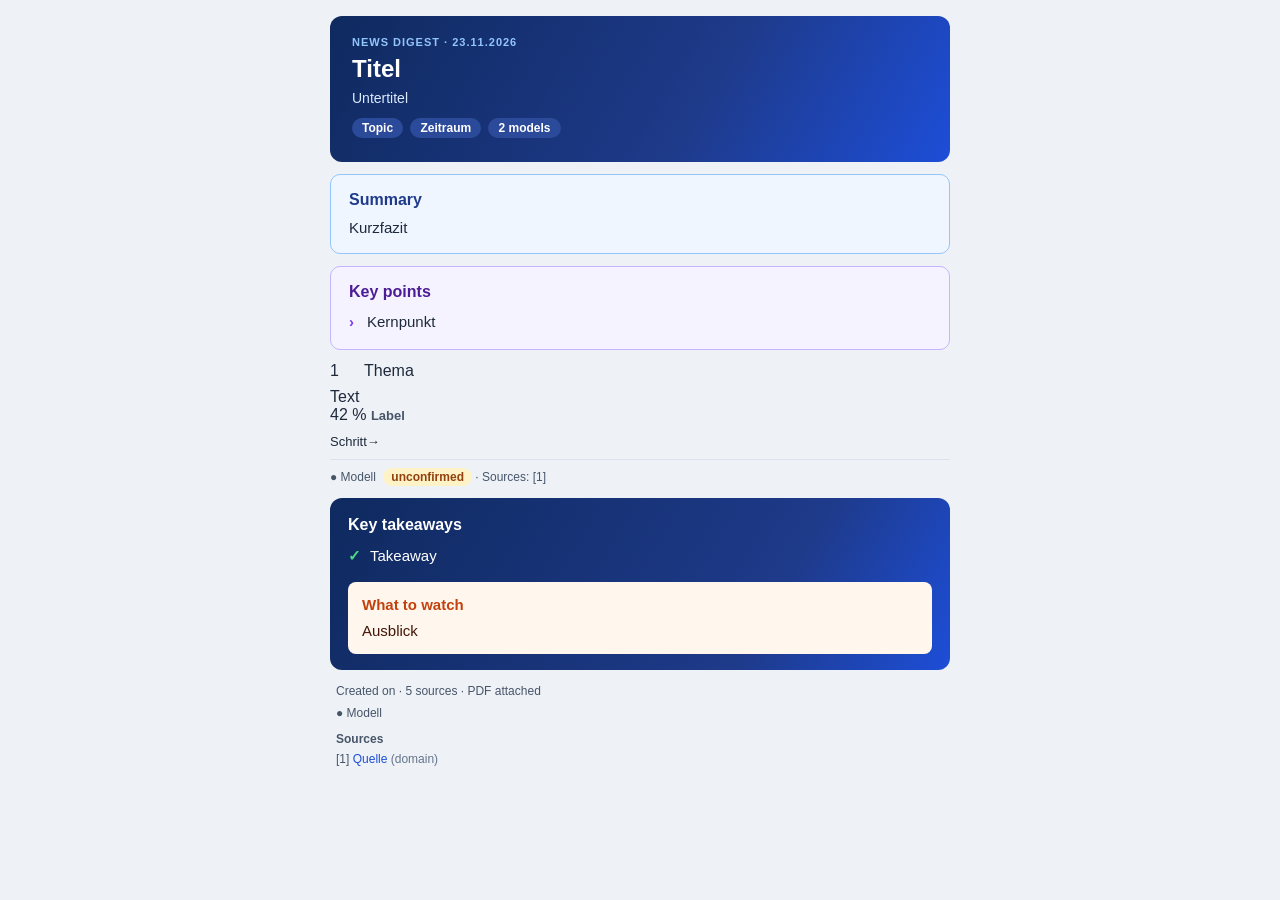
<file: ai-news-digest/src/main/resources/templates/mail/digest.html>
<!DOCTYPE html>
<!--
  HTML mail in the style of the PDF (roadmap step 17, docs/09-pdf-design.md): one column for small
  screens, table layout and inline CSS for Outlook and Gmail, no external images, fonts or scripts.
  Icons are left out (SVG is not shown by most mail programs); colors, number badges and dots
  carry the structure. All texts come from an LLM and are escaped by th:text; only checked source
  URLs are linked.
-->
<html lang="en" th:lang="${lang}" xmlns:th="http://www.thymeleaf.org">
<head>
  <meta charset="UTF-8">
  <meta name="viewport" content="width=device-width, initial-scale=1">
  <title th:text="${digest.title}">Titel</title>
</head>
<body style="margin:0;padding:0;background:#eef2f7;font-family:Inter,'Segoe UI',Arial,Helvetica,sans-serif;color:#1e293b;-webkit-text-size-adjust:100%;">
<table role="presentation" width="100%" cellpadding="0" cellspacing="0" style="background:#eef2f7;">
  <tr>
    <td align="center" style="padding:16px 10px;">
      <table role="presentation" width="100%" cellpadding="0" cellspacing="0" style="max-width:620px;">

        <!-- Header banner -->
        <tr>
          <td style="background:#1e3a8a;background-image:linear-gradient(120deg,#0f2a5f 0%,#1e3a8a 60%,#1d4ed8 100%);color:#ffffff;padding:20px 22px;border-radius:12px;">
            <div style="font-size:11px;font-weight:700;letter-spacing:1px;text-transform:uppercase;color:#93c5fd;"><span th:text="#{digest.badge}">News digest</span> · <span th:text="${digest.createdOn}">23.11.2026</span></div>
            <div style="font-size:24px;line-height:30px;font-weight:800;margin-top:6px;" th:text="${digest.title}">Titel</div>
            <div style="font-size:14px;line-height:20px;color:#dbeafe;margin-top:4px;" th:if="${!#strings.isEmpty(digest.subtitle)}" th:text="${digest.subtitle}">Untertitel</div>
            <div style="margin-top:10px;font-size:12px;">
              <span style="display:inline-block;background:#2c4a9a;border-radius:99px;padding:3px 10px;margin:0 4px 4px 0;font-weight:600;" th:text="${digest.topicName}">Topic</span>
              <span style="display:inline-block;background:#2c4a9a;border-radius:99px;padding:3px 10px;margin:0 4px 4px 0;font-weight:600;" th:text="${digest.period}">Zeitraum</span>
              <span style="display:inline-block;background:#2c4a9a;border-radius:99px;padding:3px 10px;margin:0 4px 4px 0;font-weight:600;" th:text="#{digest.modelCount(${digest.modelCount})}">2 models</span>
            </div>
          </td>
        </tr>
        <tr><td style="height:12px;line-height:12px;font-size:0;">&nbsp;</td></tr>

        <!-- Summary -->
        <tr>
          <td style="background:#eff6ff;border:1px solid #93c5fd;border-radius:10px;padding:14px 18px;font-size:15px;line-height:22px;">
            <div style="font-size:16px;font-weight:800;color:#1e3a8a;margin-bottom:6px;" th:text="#{digest.summary}">Summary</div>
            <div th:text="${digest.summary}">Kurzfazit</div>
          </td>
        </tr>
        <tr><td style="height:12px;line-height:12px;font-size:0;">&nbsp;</td></tr>

        <!-- Key points -->
        <tr>
          <td style="background:#f5f3ff;border:1px solid #c4b5fd;border-radius:10px;padding:14px 18px;font-size:15px;line-height:22px;">
            <div style="font-size:16px;font-weight:800;color:#4c1d95;margin-bottom:6px;" th:text="#{digest.keyPoints}">Key points</div>
            <table role="presentation" cellpadding="0" cellspacing="0" width="100%">
              <tr th:each="point : ${digest.keyPoints}">
                <td valign="top" style="width:18px;padding:2px 0;color:#7c3aed;font-weight:800;">›</td>
                <td style="padding:2px 0;" th:text="${point.text}">Kernpunkt</td>
              </tr>
            </table>
          </td>
        </tr>

        <!-- Topic cards -->
        <th:block th:each="section : ${digest.sections}">
          <tr><td style="height:12px;line-height:12px;font-size:0;">&nbsp;</td></tr>
          <tr>
            <td th:style="${'background:' + section.lightHex + ';border:1px solid ' + section.colorHex + ';border-left:5px solid ' + section.colorHex + ';border-radius:10px;padding:14px 18px;font-size:15px;line-height:22px;'}">
              <table role="presentation" cellpadding="0" cellspacing="0" width="100%">
                <tr>
                  <td valign="top" style="width:34px;">
                    <div th:style="${'width:26px;height:26px;line-height:26px;border-radius:13px;text-align:center;color:#ffffff;font-weight:800;font-size:14px;background:' + section.colorHex + ';'}" th:text="${section.number}">1</div>
                  </td>
                  <td valign="middle" th:style="${'font-size:17px;line-height:22px;font-weight:800;color:' + section.darkHex + ';'}" th:text="${section.heading}">Thema</td>
                </tr>
              </table>
              <div style="margin-top:8px;" th:text="${section.text}">Text</div>
              <div th:if="${section.highlightValue != null}" th:style="${'margin-top:10px;padding:8px 12px;background:#ffffff;border:1px dashed ' + section.colorHex + ';border-radius:8px;'}">
                <span th:style="${'font-size:22px;font-weight:800;color:' + section.darkHex + ';'}" th:text="${section.highlightValue}">42 %</span>
                <span style="font-size:13px;font-weight:600;color:#475569;" th:text="${section.highlightLabel}">Label</span>
              </div>
              <div th:if="${!section.flowSteps.isEmpty()}" style="margin-top:10px;font-size:13px;">
                <th:block th:each="step, it : ${section.flowSteps}"><span th:style="${'display:inline-block;margin:2px 0;padding:2px 8px;background:#ffffff;border:1px solid ' + section.colorHex + ';border-radius:6px;font-weight:600;color:' + section.darkHex + ';'}" th:text="${step}">Schritt</span><span th:unless="${it.last}" th:style="${'color:' + section.colorHex + ';font-weight:800;font-size:16px;padding:0 4px;'}">→</span></th:block>
              </div>
              <div style="margin-top:10px;padding-top:8px;border-top:1px solid #dbe3ee;font-size:12px;line-height:18px;color:#475569;">
                <span th:each="badge : ${section.modelBadges}" th:style="${'color:' + badge.colorHex + ';font-size:16px;'}">●</span>
                <span th:text="${#strings.listJoin(section.models, ', ')}">Modell</span>
                <span th:if="${section.unconfirmed}" style="display:inline-block;background:#fef3c7;color:#92400e;border-radius:99px;padding:0 8px;font-weight:700;margin-left:4px;" th:text="#{digest.unconfirmed}">unconfirmed</span>
                · <span th:text="#{digest.sources}">Sources</span>: <span th:each="source, it : ${section.sourceNumbers}" th:text="${'[' + source + ']' + (it.last ? '' : ' ')}">[1]</span>
              </div>
            </td>
          </tr>
        </th:block>
        <tr><td style="height:12px;line-height:12px;font-size:0;">&nbsp;</td></tr>

        <!-- Closing banner -->
        <tr>
          <td style="background:#1e3a8a;background-image:linear-gradient(120deg,#0f2a5f 0%,#1e3a8a 70%,#1d4ed8 100%);color:#ffffff;border-radius:12px;padding:16px 18px;font-size:15px;line-height:22px;">
            <div style="font-size:16px;font-weight:800;margin-bottom:6px;" th:text="#{digest.takeaways}">Key takeaways</div>
            <table role="presentation" cellpadding="0" cellspacing="0" width="100%">
              <tr th:each="takeaway : ${digest.takeaways}">
                <td valign="top" style="width:22px;padding:3px 0;color:#4ade80;font-weight:800;">✓</td>
                <td style="padding:3px 0;" th:text="${takeaway}">Takeaway</td>
              </tr>
            </table>
            <div th:if="${!#strings.isEmpty(digest.watchOut)}" style="margin-top:12px;background:#fff7ed;color:#431407;border-radius:8px;padding:12px 14px;">
              <div style="font-weight:800;color:#c2410c;margin-bottom:4px;" th:text="#{digest.watchOut}">What to watch</div>
              <div th:text="${digest.watchOut}">Ausblick</div>
            </div>
          </td>
        </tr>
        <tr><td style="height:12px;line-height:12px;font-size:0;">&nbsp;</td></tr>

        <!-- Footer -->
        <tr>
          <td style="font-size:12px;line-height:18px;color:#475569;padding:0 6px;">
            <div>
              <span th:text="#{digest.createdOn(${digest.createdOn})}">Created on</span> · <span th:text="#{digest.sourceCount(${digest.sources.size()})}">5 sources</span> · <span th:text="#{digest.pdfAttached}">PDF attached</span>
            </div>
            <div style="margin-top:4px;">
              <span th:each="badge : ${digest.models}" style="margin-right:10px;white-space:nowrap;"><span th:style="${'color:' + badge.colorHex + ';font-size:16px;'}">●</span> <span th:text="${badge.name}">Modell</span></span>
            </div>
            <div style="margin-top:8px;font-weight:700;" th:text="#{digest.sources}">Sources</div>
            <div th:each="source : ${digest.sources}" style="margin-top:2px;">[<span th:text="${source.number}">1</span>] <a th:href="${source.url}" style="color:#1d4ed8;text-decoration:none;" th:text="${source.title}">Quelle</a> <span style="color:#64748b;">(<span th:text="${source.domain}">domain</span>)</span></div>
          </td>
        </tr>
      </table>
    </td>
  </tr>
</table>
</body>
</html>
</file>
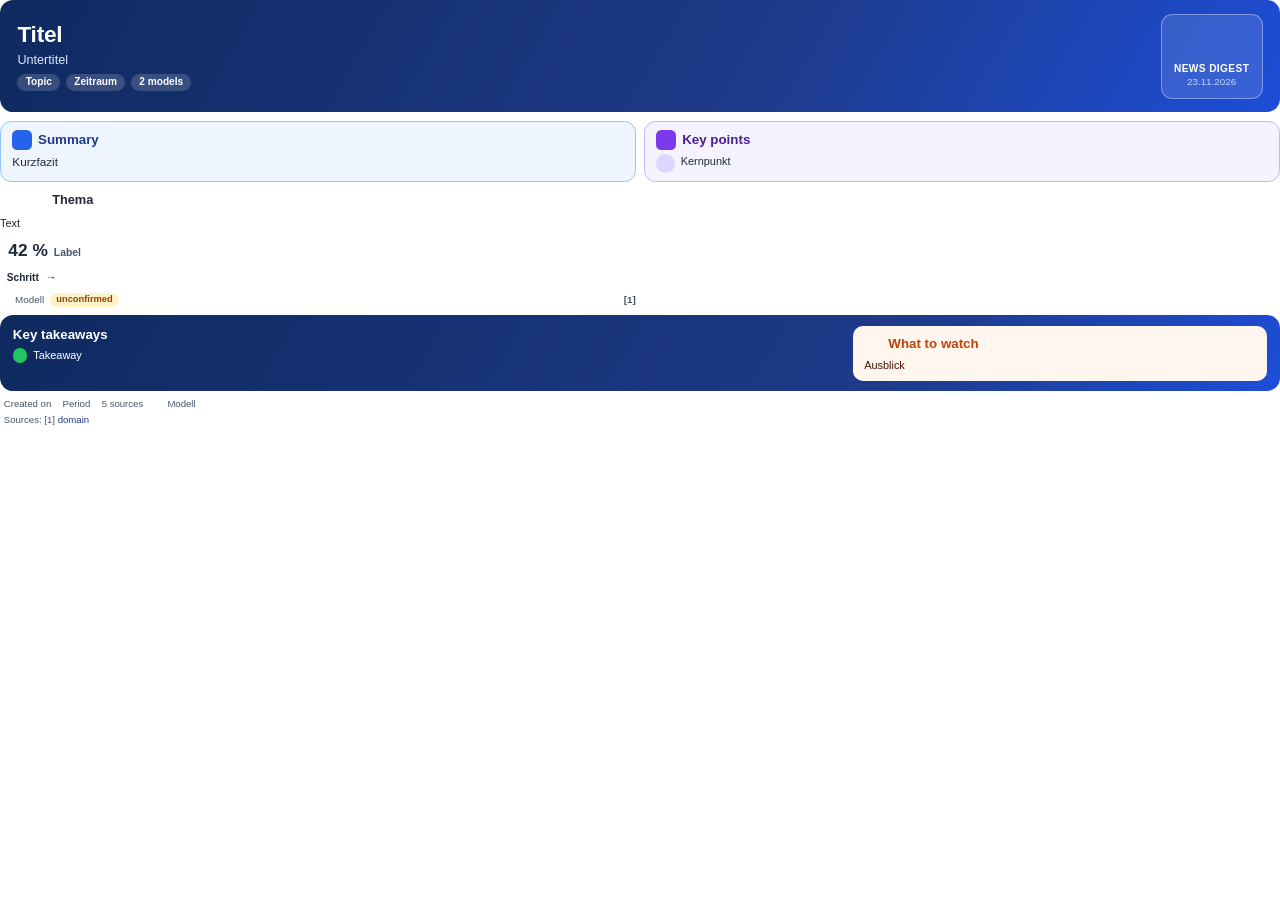
<file: ai-news-digest/src/main/resources/templates/pdf/digest.html>
<!DOCTYPE html>
<!--
  One-page infographic (roadmap step 17, docs/09-pdf-design.md), rendered by Gotenberg (Chromium).
  No external resources: the Inter font (base64) and the Lucide icons (inline SVG) come from
  DigestAssets, so the page also works offline as a preview. All texts come from an LLM and are
  escaped by th:text; th:utext is only used for our own font CSS and SVG files.
-->
<html lang="en" th:lang="${lang}" xmlns:th="http://www.thymeleaf.org">
<head>
  <meta charset="UTF-8">
  <title th:text="${digest.title}">Titel</title>
  <style th:utext="${assets.fontFaces()}"></style>
  <style>
    @page { size: A4; margin: 7mm; }
    * { box-sizing: border-box; }
    html, body { margin: 0; }
    body { font-family: "Inter", Arial, Helvetica, sans-serif; font-size: 8.2pt; line-height: 1.28;
           color: #1e293b; -webkit-print-color-adjust: exact; print-color-adjust: exact; }
    p { margin: 0; }
    h1, h2, h3 { margin: 0; }
    .icon { display: inline-block; flex: none; width: 1.15em; height: 1.15em; vertical-align: -0.2em; }
    .icon svg { width: 100%; height: 100%; display: block; }

    /* Header banner */
    .banner { display: flex; align-items: center; gap: 4mm; padding: 3.6mm 4.6mm;
              background: linear-gradient(120deg, #0f2a5f 0%, #1e3a8a 60%, #1d4ed8 100%);
              color: #fff; border-radius: 3.5mm; }
    .banner-text { flex: 1; min-width: 0; }
    .banner h1 { font-size: 17pt; font-weight: 800; line-height: 1.12; letter-spacing: -0.01em; }
    .banner .subtitle { margin-top: 1.2mm; font-size: 9.5pt; color: #dbeafe; }
    .banner .meta { margin-top: 1.6mm; display: flex; flex-wrap: wrap; gap: 1.5mm; }
    .chip { display: inline-block; padding: 0.5mm 2.2mm; border-radius: 99px; font-size: 7.6pt;
            font-weight: 600; background: rgba(255, 255, 255, 0.16); color: #fff; }
    .badge { flex: none; width: 27mm; padding: 2.5mm 2mm; text-align: center; border-radius: 3mm;
             background: rgba(255, 255, 255, 0.12); border: 0.3mm solid rgba(255, 255, 255, 0.35); }
    .badge .icon { width: 9mm; height: 9mm; color: #93c5fd; }
    .badge .label { margin-top: 1mm; font-size: 7.6pt; font-weight: 700; text-transform: uppercase;
                    letter-spacing: 0.04em; }
    .badge .date { font-size: 7.4pt; color: #bfdbfe; }

    /* Cards */
    .card { border-radius: 3mm; padding: 2.2mm 3mm; border: 0.35mm solid; }
    .card h2 { display: flex; align-items: center; gap: 1.6mm; margin-bottom: 1.3mm;
               font-size: 10pt; font-weight: 800; }
    .card h2 .icon { width: 5.2mm; height: 5.2mm; padding: 0.9mm; border-radius: 1.4mm; color: #fff; }
    .row { display: grid; grid-template-columns: 1fr 1fr; gap: 2.2mm; margin-top: 2.2mm; }
    .summary { background: #eff6ff; border-color: #93c5fd; }
    .summary h2 { color: #1e3a8a; }
    .summary h2 .icon { background: #2563eb; }
    .summary p { font-size: 8.8pt; }
    .keypoints { background: #f5f3ff; border-color: #c4b5fd; }
    .keypoints h2 { color: #4c1d95; }
    .keypoints h2 .icon { background: #7c3aed; }
    .keypoints ul { list-style: none; margin: 0; padding: 0; }
    .keypoints li { display: flex; align-items: flex-start; gap: 1.6mm; margin-top: 1mm; }
    .keypoints li .icon { width: 4.8mm; height: 4.8mm; padding: 0.8mm; border-radius: 99px;
                          background: #ddd6fe; color: #5b21b6; }

    /* Topic cards */
    .topic { display: flex; flex-direction: column; background: var(--bg); border-color: var(--c); }
    .topic-head { display: flex; align-items: center; gap: 1.6mm; margin-bottom: 1.3mm; }
    .num { flex: none; width: 5.4mm; height: 5.4mm; border-radius: 99px; background: var(--c);
           color: #fff; font-weight: 800; font-size: 8.6pt; line-height: 5.4mm; text-align: center; }
    .topic-head .icon { width: 5.2mm; height: 5.2mm; color: var(--dark); }
    .topic h3 { font-size: 9.6pt; font-weight: 800; line-height: 1.18; color: var(--dark); }
    .topic .text { flex: 1; }
    .highlight { display: flex; align-items: baseline; gap: 1.6mm; margin-top: 1.4mm;
                 padding: 1mm 2.2mm; border-radius: 2mm; background: #fff; border: 0.3mm dashed var(--c); }
    .highlight .value { font-size: 13pt; font-weight: 800; color: var(--dark); white-space: nowrap; }
    .highlight .label { font-size: 7.8pt; font-weight: 600; color: #475569; }
    .flow { display: flex; flex-wrap: wrap; align-items: center; gap: 1mm; margin-top: 1.4mm; }
    .step { padding: 0.6mm 1.8mm; border-radius: 1.4mm; background: #fff; border: 0.3mm solid var(--c);
            font-size: 7.6pt; font-weight: 600; color: var(--dark); }
    .arrow { color: var(--c); font-weight: 800; }
    .topic-foot { display: flex; align-items: center; gap: 1.6mm; margin-top: 1.3mm; padding-top: 1mm;
                  border-top: 0.25mm solid var(--line); font-size: 7.4pt; color: #475569; }
    .dots { display: flex; gap: 0.8mm; }
    .dot { display: inline-block; width: 2.4mm; height: 2.4mm; border-radius: 99px; }
    .unconfirmed { padding: 0.2mm 1.6mm; border-radius: 99px; background: #fef3c7; color: #92400e;
                   font-weight: 700; font-size: 7pt; }
    .sources-ref { margin-left: auto; font-weight: 600; }
    .blue   { --c: #3b82f6; --bg: #eff6ff; --dark: #1d4ed8; --line: #bfdbfe; }
    .green  { --c: #22c55e; --bg: #f0fdf4; --dark: #15803d; --line: #bbf7d0; }
    .purple { --c: #a855f7; --bg: #faf5ff; --dark: #7e22ce; --line: #e9d5ff; }
    .orange { --c: #f97316; --bg: #fff7ed; --dark: #c2410c; --line: #fed7aa; }
    .red    { --c: #ef4444; --bg: #fef2f2; --dark: #b91c1c; --line: #fecaca; }
    .teal   { --c: #14b8a6; --bg: #f0fdfa; --dark: #0f766e; --line: #99f6e4; }

    /* Closing banner */
    .closing { display: grid; grid-template-columns: 2fr 1fr; gap: 3mm; margin-top: 2.2mm;
               padding: 2.8mm 3.4mm; border-radius: 3.5mm; color: #fff;
               background: linear-gradient(120deg, #0f2a5f 0%, #1e3a8a 70%, #1d4ed8 100%); }
    .closing h2 { display: flex; align-items: center; gap: 1.6mm; margin-bottom: 1.3mm;
                  font-size: 10pt; font-weight: 800; }
    .closing ul { list-style: none; margin: 0; padding: 0; }
    .closing li { display: flex; align-items: flex-start; gap: 1.6mm; margin-top: 1mm; }
    .closing li .icon { width: 3.8mm; height: 3.8mm; padding: 0.6mm; border-radius: 99px;
                        background: #22c55e; color: #fff; margin-top: 0.2mm; }
    .watch { padding: 2.4mm 3mm; border-radius: 2.6mm; background: #fff7ed; color: #431407; }
    .watch h2 { color: #c2410c; }
    .watch h2 .icon { width: 4.8mm; height: 4.8mm; }

    /* Footer */
    .footer { margin-top: 1.8mm; padding: 0 1mm; font-size: 7.2pt; color: #475569; }
    .footer .line { display: flex; flex-wrap: wrap; align-items: center; gap: 1.2mm 3mm; }
    .legend { display: inline-flex; align-items: center; gap: 1mm; }
    .footer .list { margin-top: 0.8mm; }
    .footer a { color: #1e3a8a; text-decoration: none; }
  </style>
</head>
<body>
  <header class="banner">
    <div class="banner-text">
      <h1 th:text="${digest.title}">Titel</h1>
      <p class="subtitle" th:if="${!#strings.isEmpty(digest.subtitle)}" th:text="${digest.subtitle}">Untertitel</p>
      <p class="meta">
        <span class="chip" th:text="${digest.topicName}">Topic</span>
        <span class="chip" th:text="${digest.period}">Zeitraum</span>
        <span class="chip" th:text="#{digest.modelCount(${digest.modelCount})}">2 models</span>
      </p>
    </div>
    <div class="badge">
      <span class="icon" th:utext="${assets.ui('newspaper')}"></span>
      <div class="label" th:text="#{digest.badge}">News digest</div>
      <div class="date" th:text="${digest.createdOn}">23.11.2026</div>
    </div>
  </header>

  <div class="row">
    <section class="card summary">
      <h2><span class="icon" th:utext="${assets.ui('file-text')}"></span><span th:text="#{digest.summary}">Summary</span></h2>
      <p th:text="${digest.summary}">Kurzfazit</p>
    </section>
    <section class="card keypoints">
      <h2><span class="icon" th:utext="${assets.ui('list-checks')}"></span><span th:text="#{digest.keyPoints}">Key points</span></h2>
      <ul>
        <li th:each="point : ${digest.keyPoints}">
          <span class="icon" th:utext="${assets.icon(point.iconKey)}"></span><span th:text="${point.text}">Kernpunkt</span>
        </li>
      </ul>
    </section>
  </div>

  <div class="row">
    <article th:each="section : ${digest.sections}" th:class="${'card topic ' + section.color}">
      <div class="topic-head">
        <span class="num" th:text="${section.number}">1</span>
        <span class="icon" th:utext="${assets.icon(section.iconKey)}"></span>
        <h3 th:text="${section.heading}">Thema</h3>
      </div>
      <p class="text" th:text="${section.text}">Text</p>
      <div class="highlight" th:if="${section.highlightValue != null}">
        <span class="value" th:text="${section.highlightValue}">42 %</span>
        <span class="label" th:text="${section.highlightLabel}">Label</span>
      </div>
      <div class="flow" th:if="${!section.flowSteps.isEmpty()}">
        <th:block th:each="step, it : ${section.flowSteps}">
          <span class="step" th:text="${step}">Schritt</span><span class="arrow" th:unless="${it.last}">→</span>
        </th:block>
      </div>
      <div class="topic-foot">
        <span class="dots">
          <span class="dot" th:each="badge : ${section.modelBadges}" th:style="${'background:' + badge.colorHex}" th:title="${badge.name}"></span>
        </span>
        <span th:text="${#strings.listJoin(section.models, ', ')}">Modell</span>
        <span class="unconfirmed" th:if="${section.unconfirmed}" th:text="#{digest.unconfirmed}">unconfirmed</span>
        <span class="sources-ref"><span th:each="source, it : ${section.sourceNumbers}" th:text="${'[' + source + ']' + (it.last ? '' : ' ')}">[1]</span></span>
      </div>
    </article>
  </div>

  <div class="closing">
    <div>
      <h2 th:text="#{digest.takeaways}">Key takeaways</h2>
      <ul>
        <li th:each="takeaway : ${digest.takeaways}"><span class="icon" th:utext="${assets.ui('check')}"></span><span th:text="${takeaway}">Takeaway</span></li>
      </ul>
    </div>
    <div class="watch" th:if="${!#strings.isEmpty(digest.watchOut)}">
      <h2><span class="icon" th:utext="${assets.ui('eye')}"></span><span th:text="#{digest.watchOut}">What to watch</span></h2>
      <p th:text="${digest.watchOut}">Ausblick</p>
    </div>
  </div>

  <footer class="footer">
    <div class="line">
      <span th:text="#{digest.createdOn(${digest.createdOn})}">Created on</span>
      <span th:text="#{digest.period(${digest.period})}">Period</span>
      <span th:text="#{digest.sourceCount(${digest.sources.size()})}">5 sources</span>
      <span class="legend" th:each="badge : ${digest.models}"><span class="dot" th:style="${'background:' + badge.colorHex}"></span><span th:text="${badge.name}">Modell</span></span>
    </div>
    <div class="list">
      <span th:text="${#messages.msg('digest.sources') + ':'}">Sources:</span>
      <span th:each="source : ${digest.sources}">[<span th:text="${source.number}">1</span>] <a th:href="${source.url}" th:text="${source.domain}">domain</a> </span>
    </div>
  </footer>
</body>
</html>
</file>
